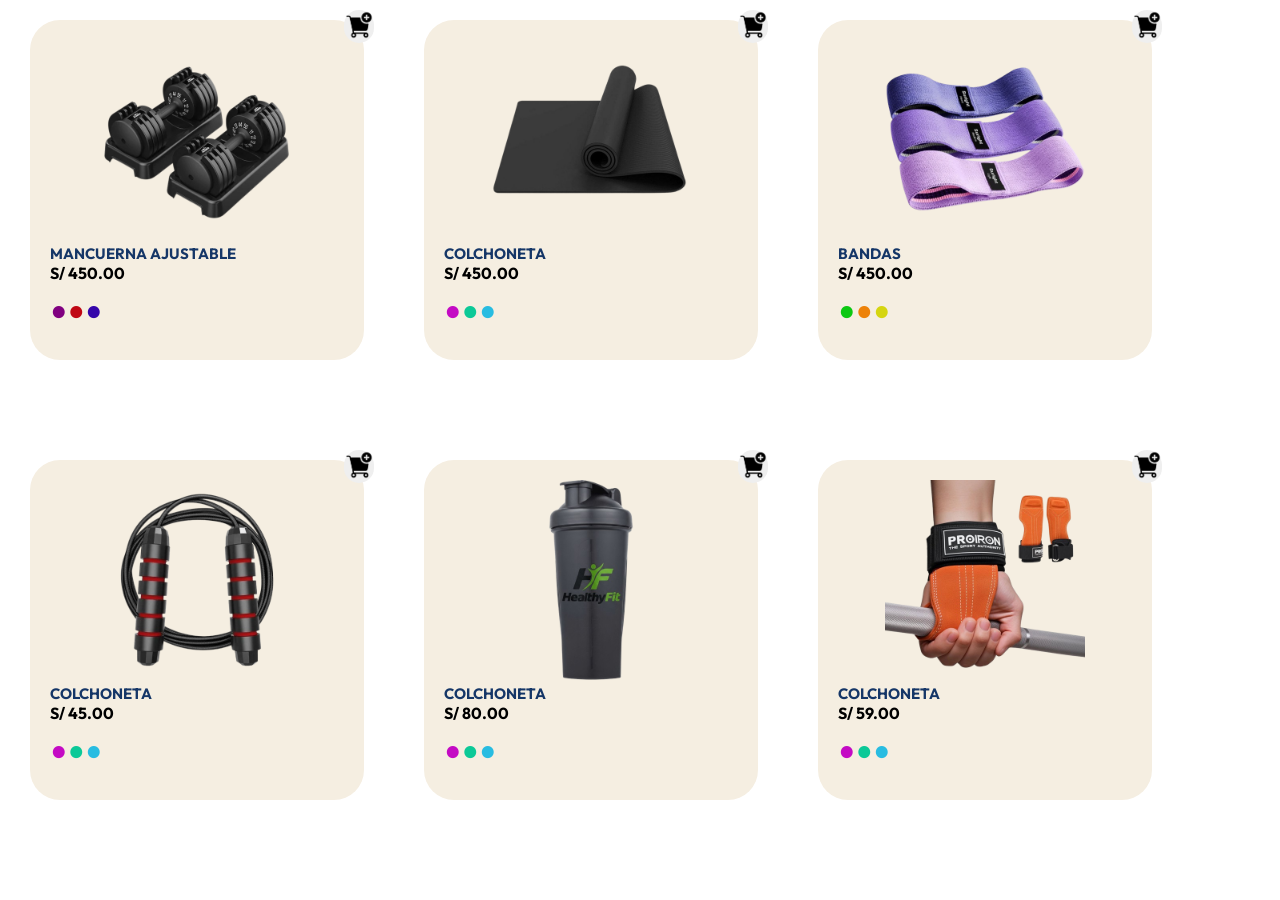
<file: articulos.html>
<!DOCTYPE html>
<html lang="e">
<head>
    <meta charset="UTF-8">
    <meta name="viewport" content="width=device-width, initial-scale=1.0">
    <title>Artículos</title>
    <link rel="stylesheet" href="estilos/estilos.css">
</head>
<body>

 <div class="hombre">

<div class="producto">
<img src="imagenes/articulos/pesas.png" alt="">
<p>MANCUERNA AJUSTABLE</p>
<p>S/ 450.00 <span></span> <span></span></p>
<p><span id="Acolor_prod1">•</span><span id="Acolor2_prod1">•</span><span id="Acolor3_prod1">•</span></p>
<button><img src="imagenes/carrito.png" alt=""></button>
</div>

<div class="producto">
<img src="imagenes/articulos/colchoneta.png" alt="">
<p>COLCHONETA</p>
<p>S/ 450.00 <span></span> <span></span></p>
<p><span id="Acolor_prod2">•</span><span id="Acolor2_prod2">•</span><span id="Acolor3_prod2">•</span></p>
<button><img src="imagenes/carrito.png" alt=""></button>
</div>

<div class="producto">
<img src="imagenes/articulos/bandas.png" alt="">
<p>BANDAS</p>
<p>S/ 450.00 <span></span> <span></span></p>
<p><span id="Acolor_prod3">•</span><span id="Acolor2_prod3">•</span><span id="Acolor3_prod3">•</span></p>
<button><img src="imagenes/carrito.png" alt=""></button>
</div>

<div class="producto">
<img src="imagenes/articulos/cuerda.png" alt="">
<p>COLCHONETA</p>
<p>S/ 45.00 <span></span> <span></span></p>
<p><span id="Acolor_prod2">•</span><span id="Acolor2_prod2">•</span><span id="Acolor3_prod2">•</span></p>
<button><img src="imagenes/carrito.png" alt=""></button>
</div>

<div class="producto">
<img src="imagenes/articulos/refresquera.png" alt="">
<p>COLCHONETA</p>
<p>S/ 80.00 <span></span> <span></span></p>
<p><span id="Acolor_prod2">•</span><span id="Acolor2_prod2">•</span><span id="Acolor3_prod2">•</span></p>
<button><img src="imagenes/carrito.png" alt=""></button>
</div>

<div class="producto">
<img src="imagenes/articulos/sujetador.png" alt="">
<p>COLCHONETA</p>
<p>S/ 59.00 <span></span> <span></span></p>
<p><span id="Acolor_prod2">•</span><span id="Acolor2_prod2">•</span><span id="Acolor3_prod2">•</span></p>
<button><img src="imagenes/carrito.png" alt=""></button>
</div>
    </div>

</body>
</html>
</file>
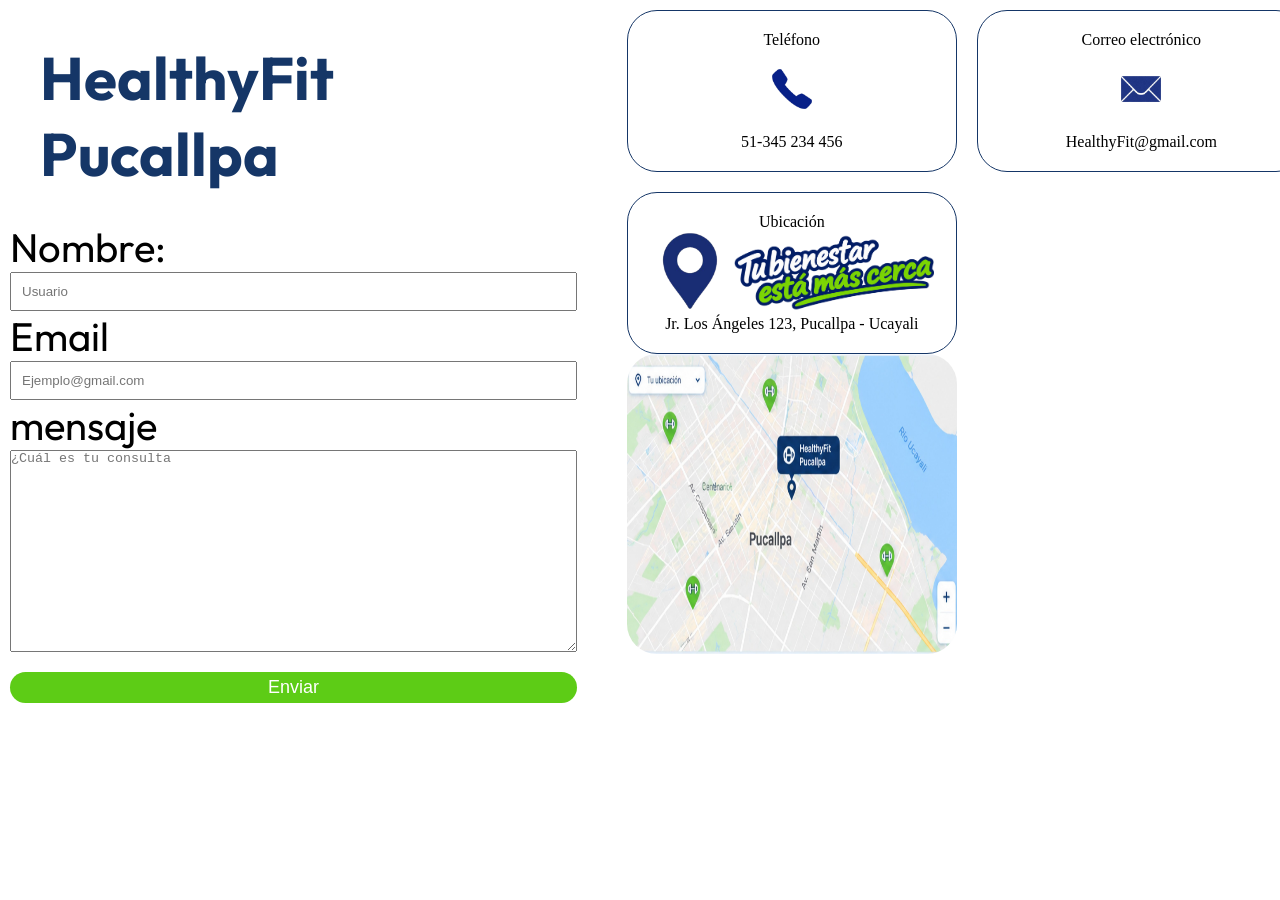
<file: contacto.html>
<!DOCTYPE html>
<html lang="es">
<head>
    <meta charset="UTF-8">
    <meta name="viewport" content="width=device-width, initial-scale=1.0">
    <title>contacto</title>
    <link rel="stylesheet" href="estilos/estilos.css">
</head>
<body class="form_cont">
    <div class="formulario">
        <h1>HealthyFit <br>Pucallpa</h1>
        <form action="">
            <label for="nombre">Nombre:</label>
            <input type="text" id="nombre" placeholder="Usuario">
            <label for="email">Email</label>
            <input type="email" id="email" placeholder="Ejemplo@gmail.com">
            <label for="mensaje">mensaje</label>
            <textarea id="mensaje" placeholder="¿Cuál es tu consulta"></textarea>
            <button>Enviar</button>
        </form>
    </div>

    <div class="imformacion">
        <div class="corr-tel">
            <p>Teléfono</p>
            <img src="imagenes/contacto/TELEFONO.png" alt="">
            <p>51-345 234 456</p>
        </div>

        <div class="corr-tel">
            <p>Correo electrónico</p>
           <img src="imagenes/contacto/MENSAJE.png" alt="">
            <p>HealthyFit@gmail.com</p>
        </div>
        <div>
<div class="direccion">
        <div class="ubi-cont">
            <p>Ubicación</p>
            <img src="imagenes/contacto/UBI.png" alt="" class="punto-ubi">
           <img src="imagenes/contacto/FRASE.png" alt="">
           <p>Jr. Los Ángeles 123, Pucallpa - Ucayali</p>
        </div>
             <img src="imagenes/sedes/mapa.jpg" alt="" class="mapa-sedes">
    </div>
        </div>
    </div>

    
</body>
</html>
</file>
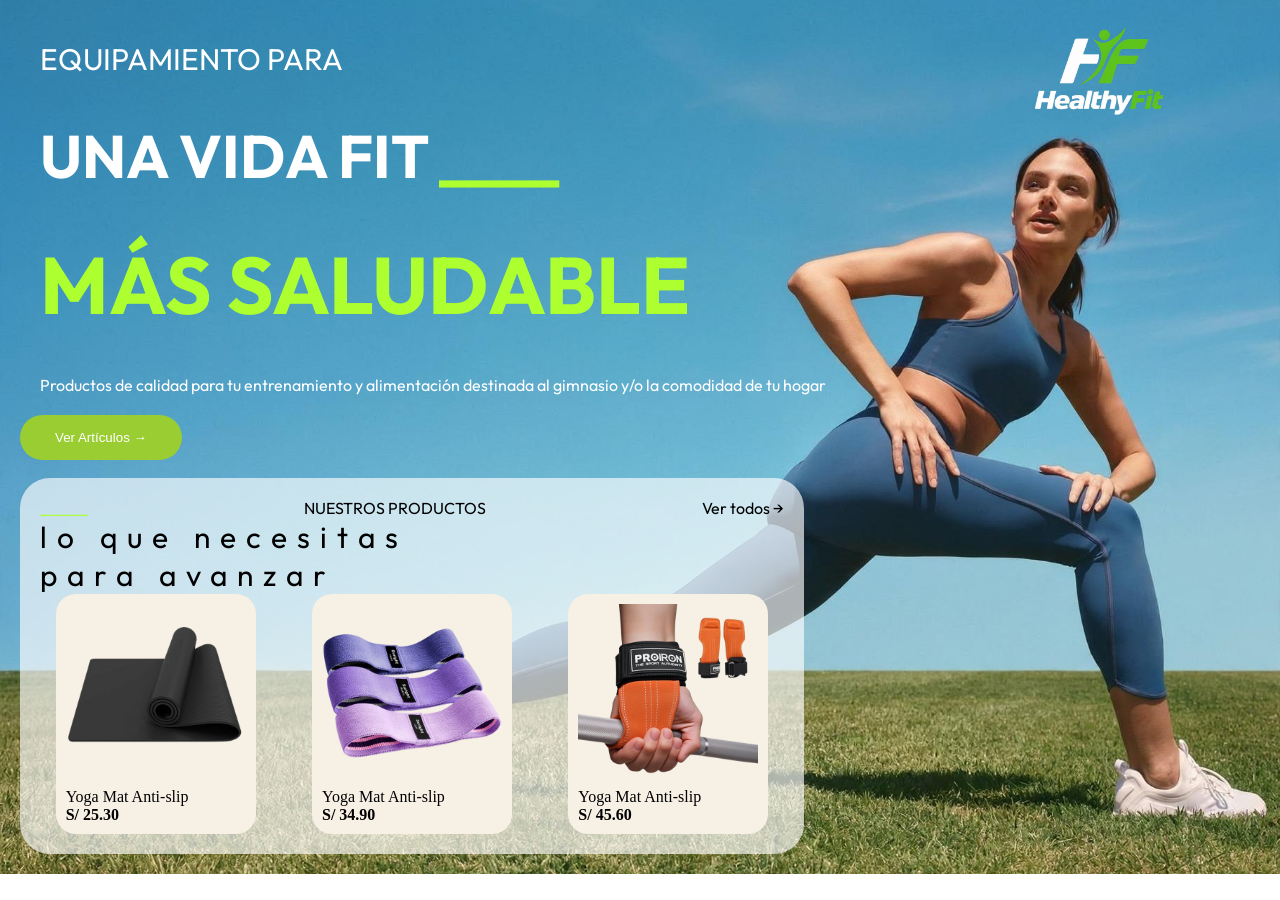
<file: inicio.html>
<!DOCTYPE html>
<html lang="es">
<head>
    <meta charset="UTF-8">
    <meta name="viewport" content="width=device-width, initial-scale=1.0">
    <title>Inicio</title>
    <link rel="stylesheet" href="estilos/estilos.css">
</head>
<body>
    <main>
<img src="imagenes/icono.png" alt="Healty Fit" class="logo_portada">
<section class="portada">
    <div>
        <p class="texto-portada">EQUIPAMIENTO PARA </p>
        <h1>UNA VIDA FIT <span class="linea-verde1">____</span></h1>
        <h2>MÁS SALUDABLE</h2>
        <p class="descripcion">Productos de calidad para tu entrenamiento y alimentación destinada al gimnasio y/o la comodidad de tu hogar</p>
        <button class="boton-principal">Ver Artículos →</button>
    </div>
    <br>
    <section class="productos-destacados">
        <div class="encabezado-productos">
            
                <span class="linea-verde2">______</span><span>NUESTROS PRODUCTOS</span>
             
            <a href="articulos.html" class="ver-todo">Ver todos →</a>

        </div>
        <h3>lo que necesitas <br> para avanzar</h3>
        <div class="productos-tarjetas">
            <div class="tarjeta">
            <img src="imagenes/articulos/colchoneta.png" alt="YOGA MAT">
            <p>Yoga Mat Anti-slip</p>
            <strong>S/ 25.30</strong>
        </div>

          <div class="tarjeta">
            <img src="imagenes/articulos/bandas.png" alt="YOGA MAT">
            <p>Yoga Mat Anti-slip</p>
            <strong>S/ 34.90</strong>
        </div>
        
          <div class="tarjeta">
            <img src="imagenes/articulos/sujetador.png" alt="YOGA MAT">
            <p>Yoga Mat Anti-slip</p>
            <strong>S/ 45.60</strong>
        </div>
        
        
        </div>

    </section>

</section>
    </main>
</body>
</html>
</file>
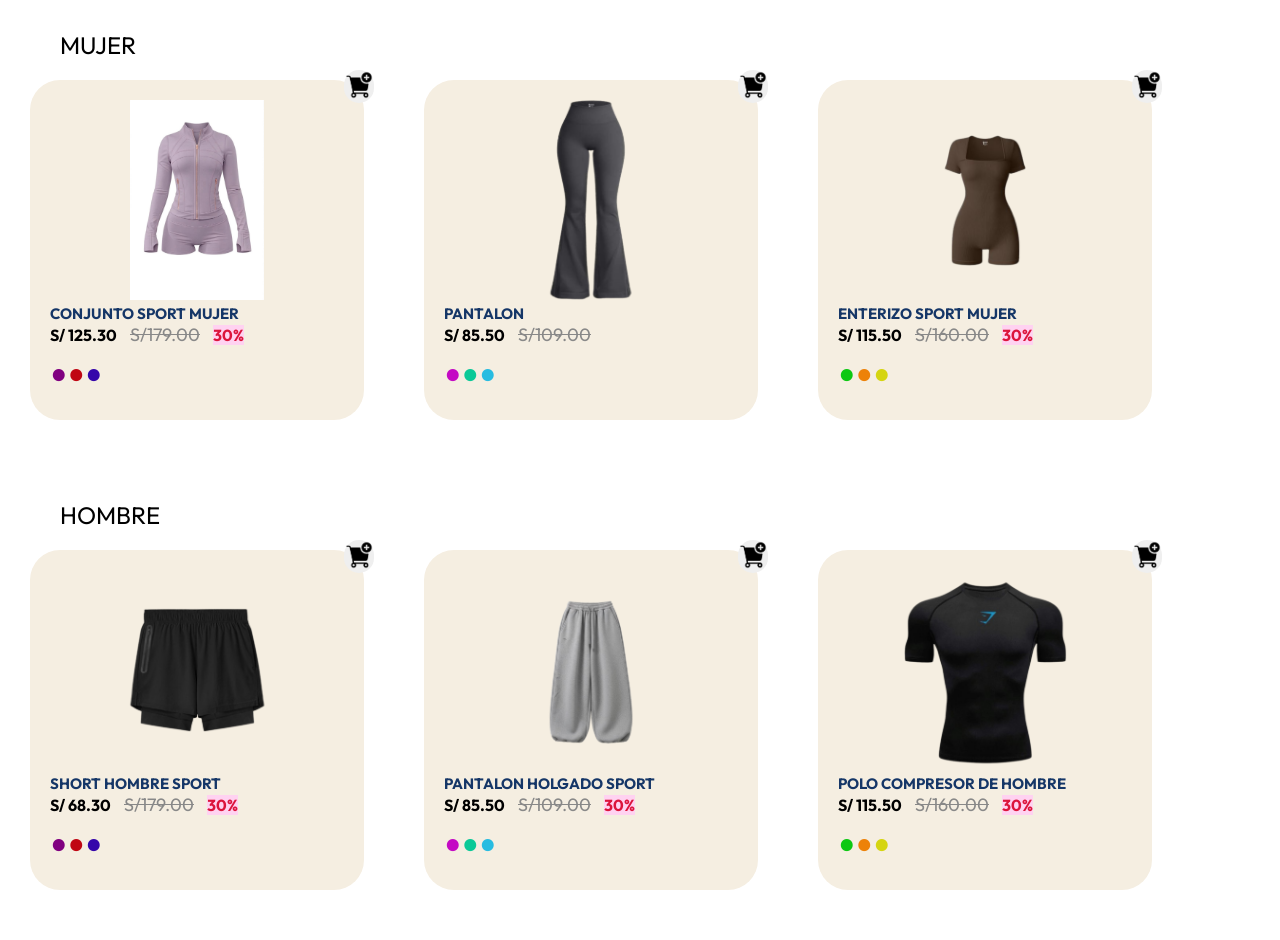
<file: ropa.html>
<!DOCTYPE html>
<html lang="es">
<head>
    <meta charset="UTF-8">
    <meta name="viewport" content="width=device-width, initial-scale=1.0">
    <title>ropa</title>
    <link rel="stylesheet" href="estilos/estilos.css">
</head>
<body>
    <p class="seccion">MUJER</p>
    <div class="mujer">

<div class="producto">
<img src="imagenes/ropa/sport_conjunto_mujer.jpg" alt="">
<p>CONJUNTO SPORT MUJER</p>
<p>S/ 125.30 <span class="pr-ant">S/179.00</span> <span class="desc">30%</span></p>
<p><span id="color_prod1">•</span><span id="color2_prod1">•</span><span id="color3_prod1">•</span></p>
<button><img src="imagenes/carrito.png" alt=""></button>
</div>

<div class="producto">
<img src="imagenes/ropa/pantalon_sport_mujer.png" alt="">
<p>PANTALON</p>
<p>S/ 85.50 <span class="pr-ant">S/109.00</span></p>
<p><span id="color_prod2">•</span><span id="color2_prod2">•</span><span id="color3_prod2">•</span></p>
<button><img src="imagenes/carrito.png" alt=""></button>
</div>

<div class="producto">
<img src="imagenes/ropa/enterizo_mujer.png" alt="">
<p>ENTERIZO SPORT MUJER</p>
<p>S/ 115.50 <span class="pr-ant">S/160.00</span> <span class="desc">30%</span></p>
<p><span id="color_prod3">•</span><span id="color2_prod3">•</span><span id="color3_prod3">•</span></p>
<button><img src="imagenes/carrito.png" alt=""></button>
</div>

    </div>
    <p class="seccion">HOMBRE</p>

        <div class="hombre">

<div class="producto">
<img src="imagenes/ropa/short_hombre.png" alt="">
<p>SHORT HOMBRE SPORT</p>
<p>S/ 68.30 <span class="pr-ant">S/179.00</span> <span class="desc">30%</span></p>
<p><span id="color_prod1">•</span><span id="color2_prod1">•</span><span id="color3_prod1">•</span></p>
<button><img src="imagenes/carrito.png" alt=""></button>
</div>

<div class="producto">
<img src="imagenes/ropa/pantalon_hombre.png" alt="">
<p>PANTALON HOLGADO SPORT</p>
<p>S/ 85.50 <span class="pr-ant">S/109.00</span> <span class="desc">30%</span></p>
<p><span id="color_prod2">•</span><span id="color2_prod2">•</span><span id="color3_prod2">•</span></p>
<button><img src="imagenes/carrito.png" alt=""></button>
</div>

<div class="producto">
<img src="imagenes/ropa/polo_hombre.png" alt="">
<p>POLO COMPRESOR DE HOMBRE </p>
<p>S/ 115.50 <span class="pr-ant">S/160.00</span> <span class="desc">30%</span></p>
<p><span id="color_prod3">•</span><span id="color2_prod3">•</span><span id="color3_prod3">•</span></p>
<button><img src="imagenes/carrito.png" alt=""></button>
</div>

    </div>
</body>
</html>
</file>
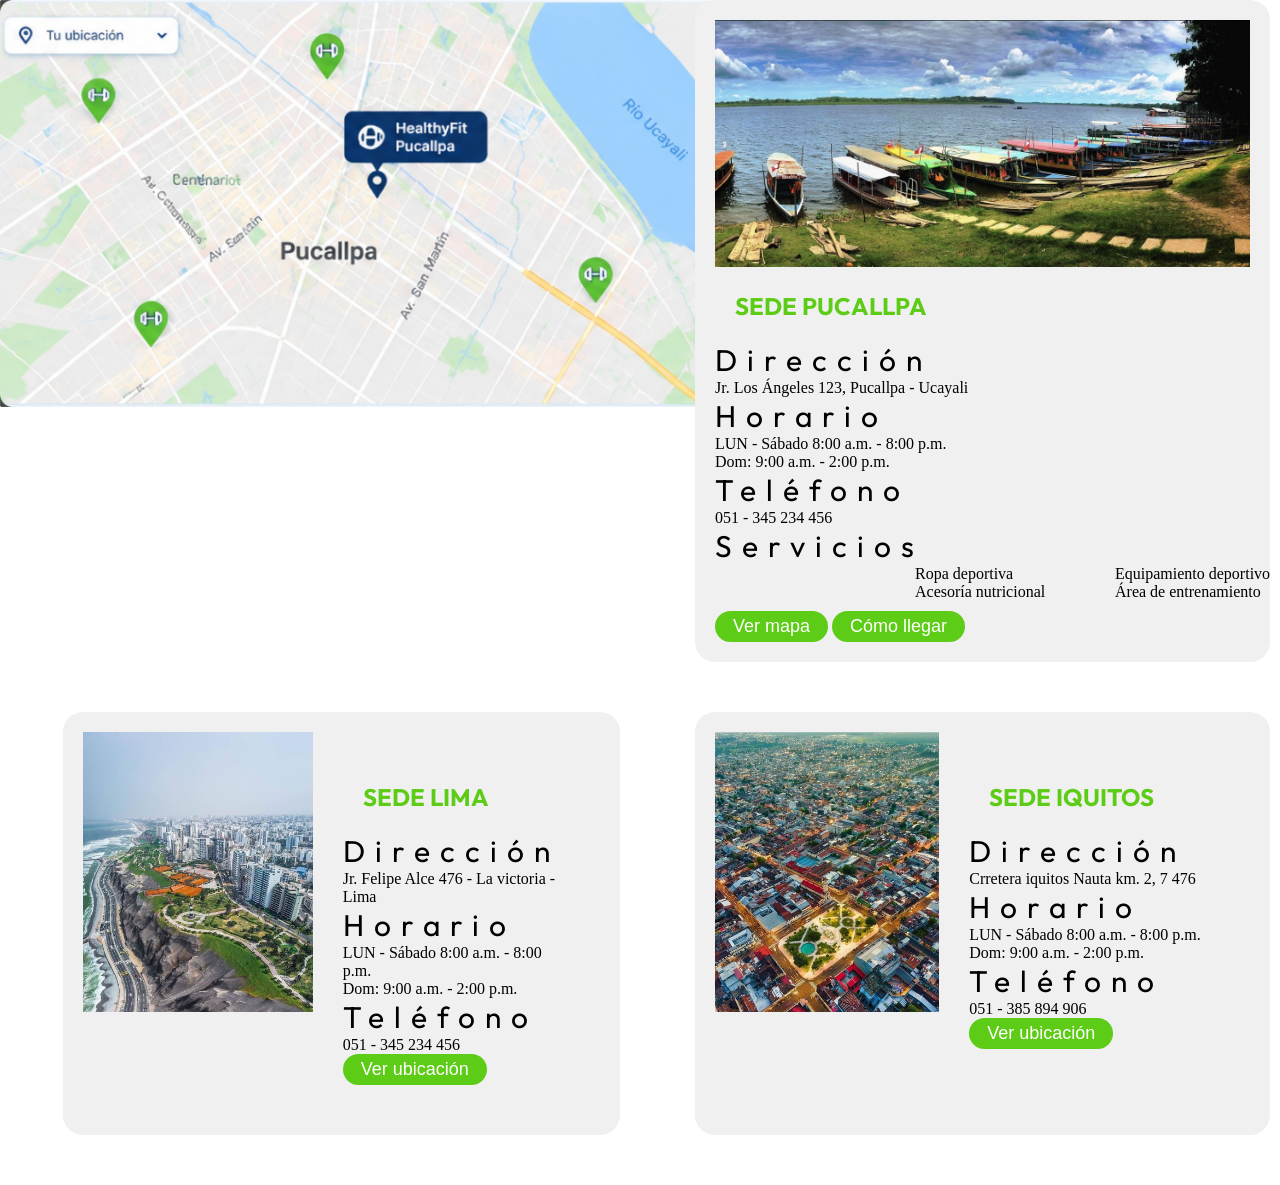
<file: sedes.html>
<!DOCTYPE html>
<html lang="es">
<head>
    <meta charset="UTF-8">
    <meta name="viewport" content="width=device-width, initial-scale=1.0">
    <title>sedes</title>
    <link rel="stylesheet" href="estilos/estilos.css">
</head>
<body>
   <div class="contenedor-sedes">
    <div class="mapa">
        <img src="imagenes/sedes/mapa.jpg" alt="">
    </div>

    <div class="pucallpa">
        <img src="imagenes/sedes/pucallpa.jpg" alt="">
        <h2>SEDE PUCALLPA</h2>
        <h3>Dirección</h3>
        <p>Jr. Los Ángeles 123, Pucallpa - Ucayali</p>
        <h3>Horario</h3>
        <p>LUN - Sábado 8:00 a.m. - 8:00 p.m. <br> Dom: 9:00 a.m. - 2:00 p.m.</p>
        <h3>Teléfono</h3>
        <p>051 - 345 234 456</p>
        <h3>Servicios</h3>
        <div class="lista-servicios">
            <span>Ropa deportiva</span>
            <span>Equipamiento deportivo</span>
            <span>Acesoría nutricional</span>
            <span>Área de entrenamiento</span>
        </div>
        <div class="botones-sede">
            <button>Ver mapa</button>
            <button>Cómo llegar</button>

        </div>
    </div>

    <div class="sede-lima">
        <img src="imagenes/sedes/lima.jpg" alt="">
        <div class="info-sede">
 <h2>SEDE LIMA</h2>
        <h3>Dirección</h3>
        <p>Jr. Felipe Alce 476 - La victoria - Lima </p>
        <h3>Horario</h3>
        <p>LUN - Sábado 8:00 a.m. - 8:00 p.m. <br> Dom: 9:00 a.m. - 2:00 p.m.</p>
        <h3>Teléfono</h3>
        <p>051 - 345 234 456</p>
        <button>Ver ubicación</button>
        </div>  
    </div>

     <div class="sede-iquitos">
        <img src="imagenes/sedes/iquitos.jpg" alt="">
        <div class="info-sede">
              <h2>SEDE IQUITOS</h2>
        <h3>Dirección</h3>
        <p>Crretera iquitos Nauta km. 2, 7 476</p>
        <h3>Horario</h3>
        <p>LUN - Sábado 8:00 a.m. - 8:00 p.m. <br> Dom: 9:00 a.m. - 2:00 p.m.</p>
        <h3>Teléfono</h3>
        <p>051 - 385 894 906</p>
        <button>Ver ubicación</button>
        </div>
    </div>

   </div>
</body>
</html>
</file>
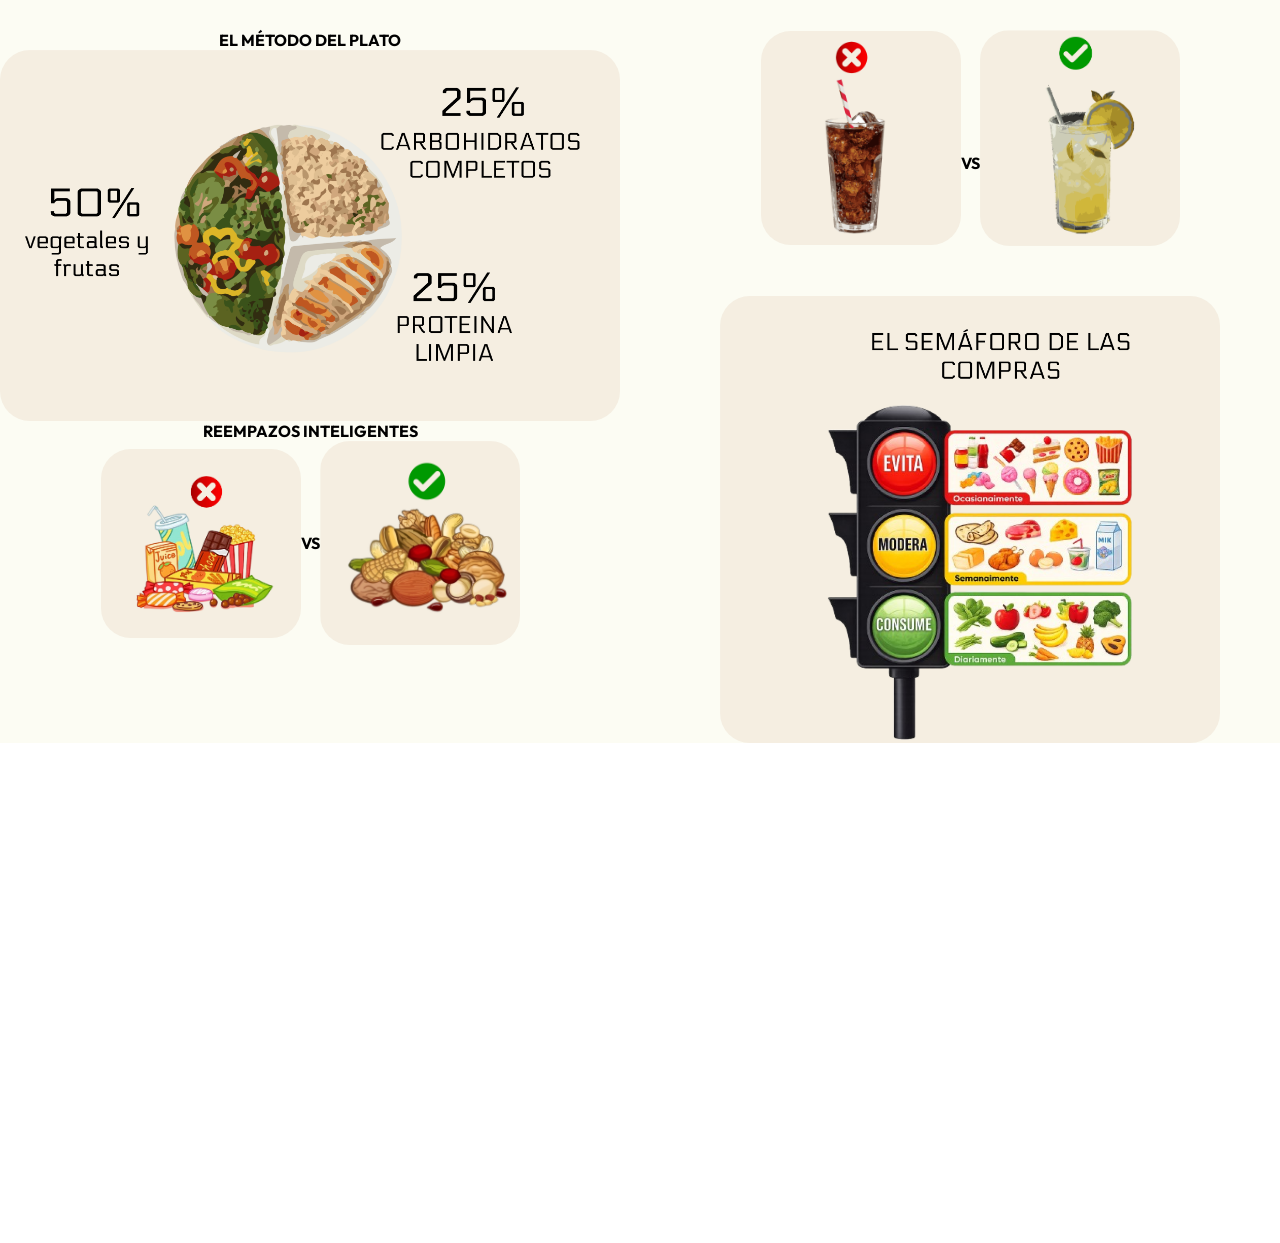
<file: tips.html>
<!DOCTYPE html>
<html lang="es">
<head>
    <meta charset="UTF-8">
    <meta name="viewport" content="width=device-width, initial-scale=1.0">
    <title>tips</title>
    <link rel="stylesheet" href="estilos/estilos.css">
</head>
<body>
  <div class="cont_tips">
    <section class="metodo">
        <p>EL MÉTODO DEL PLATO</p>
<div>
     <img src="imagenes/tips/metodo.png" alt="">
</div>
<p>REEMPAZOS INTELIGENTES</p>
<div>
    <img src="imagenes/tips/chatarra2.png" alt="">
    <p>VS</p>
    <img src="imagenes/tips/natural2.png" alt="">
</div>
    </section>
    
    <section>
        <div>
            <img src="imagenes/tips/coca2.png" alt="">
            <p>VS</p>
            <img src="imagenes/tips/limonada2.png" alt="">
        </div>
        <div>
            <img src="imagenes/tips/semaforo2.png" alt="">
        </div>
    </section>
  </div>

</body>
</html>
</file>
<file: estilos/estilos.css>
@import url('https://fonts.googleapis.com/css2?family=Outfit:wght@100..900&display=swap');

*{
    margin: 0;
    padding: 0;
}
/*================================
AQUI PERSONALIZO NAVEGACIÓN
=================================*/
.pagina{
    width: 100%;
}
nav{
    background-color: #153667;
    width: 100%;
    min-height: 100px;
border-radius: 20px 20px 0px 0px;
display: flex;
align-items: center;
}
nav img{
    width: 65px;
}
.enlaces-menu{
display: flex;
align-items: center;
gap: 30px;
position: absolute;
left: 50%;
transform: translate(-50%);
font-family: "Outfit", sans-serif;
}
.enlaces-menu a{
    color: white;
    text-decoration: none;
}
.enlaces-menu a:hover{
    color: darkgray;
}
nav button{
    margin-left: 80%;
    background-color: rgb(165, 243, 87);
    color: white;
    padding: 10px;
    border-radius: 15px;
    border: none;
    cursor: pointer;
}
nav button:hover{
    background-color: rgb(178, 255, 71);
}
iframe{
    width: 100%;
    height: calc(100vh);
    border: none;
}
/*================================
AQUI PERSONALIZO INICIO
=================================*/
.portada{
    min-height: calc(100vh - 0%);
    background-image: url("../imagenes/portada.jpg");
background-size:cover ;
background-position: center;
padding: 20px;
}
.logo_portada{
    position: absolute;
    width: 150px;
  left: 80%;  
}
.texto-portada{
color: white;
font-family: "Outfit", sans-serif;
font-size: 30px;  
padding: 20px;
}
h1{  
  font-family: "Outfit", sans-serif;  
  color: white;
  font-size: 60px;
  padding: 20px;
}
h2{
    color: greenyellow;
    font-size: 80px;
    font-family: "Outfit", sans-serif;  
    padding: 20px;
}
.linea-verde1{
    color: greenyellow;

}
.descripcion{
    color: white;
    font-family: "Outfit", sans-serif;
    padding: 20px;
}
.boton-principal{
    background-color: yellowgreen;
    padding: 15px 35px;
    border-radius: 30px;
    color: white;
    border: none;
}
.boton-principal:hover{
    background-color: rgb(178, 255, 171);
    cursor: pointer;
}
.productos-destacados{
    background-color: rgb(255, 255, 255, 0.65);
    width: 60%;
    border-radius: 30px;
    padding: 20px;
}
.encabezado-productos{
    display: flex;
    justify-content: space-between;
    font-family: "Outfit", sans-serif;  
}
.linea-verde2{
    color: greenyellow;
}
.ver-todo{
    color: black;
    text-decoration: none;
}
.ver-todo:hover{
    color: white;
}
h3{
    font-family: "Outfit", sans-serif;
    font-size: 30px;
    font-weight: 400;
    letter-spacing: 10px;
}
.productos-tarjetas{
    display: flex;
    justify-content: space-around;
    gap: 25px;
}
.tarjeta{
    background-color: #f6f0e5;
    width: 180px;
    padding: 10px;
    border-radius: 20px;
}
.tarjeta:hover{
    background-color: rgb(161, 160, 160);
}
.tarjeta img{
    width: 100%;   
}
/*================================
AQUI PERSONALIZO FOOTER
=================================*/
footer{
    width: 100%;
    min-height: 100px;
    background-color: #153667;
    color: white;
    font-family: "Outfit", sans-serif;  
    display: flex;
    align-items: center;
    justify-content: center;
}
/*================================
AQUI PERSONALIZO SECCIÓN DE ROPA
=================================*/

.mujer,
.hombre{
    width: 90%;
    display: grid;
    grid-template-columns: repeat(3, 2fr);
    gap: 30px;
}
.producto{
    position: relative;
    height: 300px;
    background-color: #f5eee1;
    margin-bottom: 50px;
    border-radius: 30px;
    padding: 20px;
    margin-top: 20px;
    margin-left: 30px;
}
.producto:hover{
    background-color: #777;

}
.producto img{
    width: 100%;
    height: 200px;
    object-fit: contain;
}
.producto p:nth-of-type(1){
    color: #153667;
    font-family: "Outfit", sans-serif; 
    font-weight: bolder;
    font-size: 15px;
}
.producto p:nth-of-type(2){
    color: black;
    font-family: "Outfit", sans-serif; 
    font-weight: bolder;
}
.pr-ant{
    color: #888;
text-decoration: line-through;
font-weight: lighter;
margin-left: 10px;
font-size: 18px;

}
.desc{
color: crimson;
margin-left: 10px;
font-size: medium;
background-color: #ffd2f1;
}
.producto button img{
    width: 30px;
    height: 30px;
}
.producto button{
    position: absolute;
    top: -10px;
    right: -10px;
    border-radius: 30px;
    border: none;
}
   .producto button:hover{
    background-color: #777;
   } 
.seccion{
    font-size: x-large;
    font-family: "Outfit", sans-serif;
    margin-top: 30px;
    margin-left: 60px;
}
#color_prod1{
    color: purple;
    font-size: 50px;
}
#color2_prod1{
    color: rgb(192, 7, 19);
    font-size: 50px;
}
#color3_prod1{
    color: rgb(53, 6, 170);
    font-size: 50px;
}

#color_prod2{
    color: rgb(196, 10, 196);
    font-size: 50px;
}
#color2_prod2{
    color: rgb(11, 201, 151);
    font-size: 50px;
}
#color3_prod2{
    color: rgb(40, 188, 225);
    font-size: 50px;
}

#color_prod3{
    color: rgb(12, 200, 18);
    font-size: 50px;
}
#color2_prod3{
    color: rgb(237, 130, 9);
    font-size: 50px;
}
#color3_prod3{
    color: rgb(213, 213, 16);
    font-size: 50px;
}

/*================================
AQUI PERSONALIZO SECCIÓN DE ARTICULOS
=================================*/

#Acolor_prod1{
    color: purple;
    font-size: 50px;
}
#Acolor2_prod1{
    color: rgb(192, 7, 19);
    font-size: 50px;
}
#Acolor3_prod1{
    color: rgb(53, 6, 170);
    font-size: 50px;
}

#Acolor_prod2{
    color: rgb(196, 10, 196);
    font-size: 50px;
}
#Acolor2_prod2{
    color: rgb(11, 201, 151);
    font-size: 50px;
}
#Acolor3_prod2{
    color: rgb(40, 188, 225);
    font-size: 50px;
}

#Acolor_prod3{
    color: rgb(12, 200, 18);
    font-size: 50px;
}
#Acolor2_prod3{
    color: rgb(237, 130, 9);
    font-size: 50px;
}
#Acolor3_prod3{
    color: rgb(213, 213, 16);
    font-size: 50px;
}

/*================================
AQUI PERSONALIZO SECCIÓN DE TIPS
=================================*/
.cont_tips{
    background-color: #fcfcf3;
    width: 100%;
    display: grid;
    grid-template-columns: 1fr 1fr;
    gap: 40px;
    font-family: "Outfit", sans-serif; 
    margin-bottom: 500px;
    
}
.cont_tips img{
  max-width: 100%;  
 height: auto;
  border-radius: 30px;
}
.metodo div:nth-of-type(2) img{
max-width: 200px;
}
.cont_tips section div{
    display: flex;
    flex-direction: row;
    justify-content: center;
    align-items: center;
}
.cont_tips section:nth-child(2) div:first-child img{
    max-width: 200px;
    margin-bottom: 50px;
}
.cont_tips section:nth-child(2) div:last-child img{
    max-width: 500px;
}
.cont_tips section{
    text-align: center;
    font-weight: bolder;
    margin-top: 30px;
}
/*================================
AQUI PERSONALIZO SECCIÓN DE SEDES
=================================*/
.contenedor-sedes{
width: 100%;
display: grid;
grid-template-columns: 1fr 1fr;
}

.mapa img{
    width: 120%;
    height: auto;
}

.pucallpa,
.sede-lima,
.sede-iquitos{
    background-color: #f0f0f0;
    margin-left: 10%;
    padding: 20px;
    margin-bottom: 50px;
    margin-right: 10px;
    border-radius: 20px;
}

.sede-lima,
.sede-iquitos{
display: flex;
}

.sede-lima img, .sede-iquitos img{
    max-height: 280px;
}

    .pucallpa img{
     width: 100%;
    object-fit: cover;
}

.pucallpa h2,
.sede-lima h2,
.sede-iquitos h2{
    font-size: 24px;
   color: #5dcc16;
}

    .lista-servicios{
        margin-left: 200px;
        margin-bottom: 10px;
        display: grid;
        grid-template-columns: 200px 200px;
    }

    .contenedor-sedes button{
border: none;

background-color: #5dcc16;

color: white;

padding: 5px 18px;

border-radius: 20px;

font-size: 18px;

font-family: Arial, Helvetica, sans-serif;

cursor: pointer;

transition: background-color 0.2s ease;

transform: 0.2s ease;

    }
    .contenedor-sedes button:hover{
        background-color: #d3ffb9;
        transform: scale(1.05);
    }

    .sede-lima .info-sede,
    .sede-iquitos .info-sede{
        flex: 1;
        padding: 30px;
    }

    /*================================
AQUI PERSONALIZO SECCIÓN DE CONTACTO
=================================*/
.form_cont{
    display: grid;
    grid-template-columns: 45% 55%;
    gap: 50px;
    margin: 10px;
}
.formulario{
    width: 100%;
}
.formulario h1{
    color: #153667;
    margin: 10px;
}
.formulario form{
    display: flex;
    flex-direction: column;
}
.formulario label{
    font-size: 40px;
    font-family: "Outfit", sans-serif;
}
.formulario form > input{
    padding: 10px;
}
.formulario form > textarea{
    height: 200px;
}
.formulario button{
border: none;
background-color: #5dcc16;
color: white;
padding: 5px 18px;
border-radius: 20px;
font-size: 18px;
font-family: Arial, Helvetica, sans-serif;
cursor: pointer;
margin-top: 20px;
transition: background-color 0.2s ease;
transform: 0.2s ease;
    }
    .formulario button:hover{
        background-color: #d3ffb9;
        transform: scale(1.05);
    }
    .imformacion{
        display: grid;
        grid-template-columns: 1fr 1fr;
        width: 98%;
        gap: 20px;
        height: 150px;
    }
    .corr-tel{
        text-align: center;
        border: 1px solid #153667;
        border-radius: 30px;
        padding: 20px;
    }
    .corr-tel img{
        width: 80px;
    }
    .direccion{
        grid-column: 2;
        grid-row: 2;
        text-align: center;
    }
    .ubi-cont{
        border: 1px solid #153667;
        border-radius: 30px;
        padding: 20px;
    }
    .ubi-cont img{
        width: 200px;

    }
    .punto-ubi{
        max-width: 80px;
    }
    .mapa-sedes{
        width: 100%;
        height: 300px;
        border-radius: 30px;
    }
</file>
